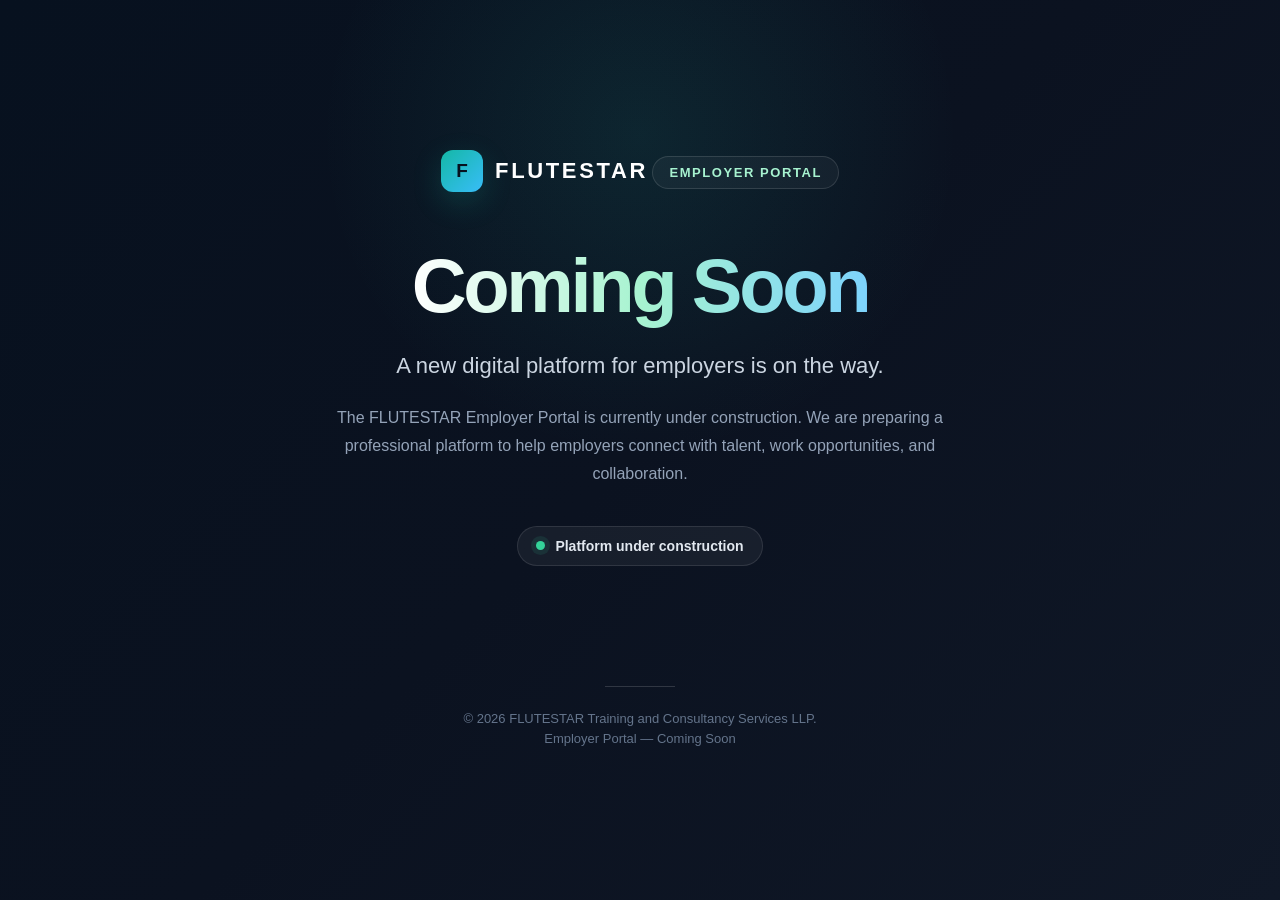
<file: index.html>
<!DOCTYPE html>
<html lang="en">
<head>
    <meta charset="UTF-8">

    <meta name="viewport"
          content="width=device-width, initial-scale=1.0">

    <meta name="description"
          content="FLUTESTAR Employer Portal — Coming Soon">

    <meta name="robots"
          content="noindex, nofollow">

    <meta name="theme-color"
          content="#0b1220">

    <title>FLUTESTAR Employer Portal | Coming Soon</title>

    <style>
        * {
            box-sizing: border-box;
            margin: 0;
            padding: 0;
        }

        html,
        body {
            width: 100%;
            min-height: 100%;
        }

        body {
            min-height: 100vh;
            font-family:
                -apple-system,
                BlinkMacSystemFont,
                "Segoe UI",
                Roboto,
                Helvetica,
                Arial,
                sans-serif;

            background:
                radial-gradient(
                    circle at 50% 15%,
                    rgba(45, 212, 191, 0.10),
                    transparent 32%
                ),
                linear-gradient(
                    135deg,
                    #07111f 0%,
                    #0b1220 50%,
                    #101827 100%
                );

            color: #ffffff;

            display: flex;
            align-items: center;
            justify-content: center;

            padding: 32px 20px;
        }

        .page {
            width: 100%;
            max-width: 900px;
            text-align: center;
        }

        .brand {
            display: inline-flex;
            align-items: center;
            justify-content: center;
            gap: 12px;

            margin-bottom: 55px;
        }

        .brand-mark {
            width: 42px;
            height: 42px;

            border-radius: 12px;

            display: flex;
            align-items: center;
            justify-content: center;

            background: linear-gradient(
                135deg,
                #14b8a6,
                #38bdf8
            );

            color: #07111f;

            font-size: 19px;
            font-weight: 800;

            box-shadow:
                0 10px 30px rgba(20, 184, 166, 0.20);
        }

        .brand-name {
            font-size: 22px;
            font-weight: 750;
            letter-spacing: 0.12em;
        }

        .portal-label {
            display: inline-block;

            margin-bottom: 22px;
            padding: 8px 16px;

            border: 1px solid rgba(255, 255, 255, 0.12);
            border-radius: 999px;

            background: rgba(255, 255, 255, 0.04);

            color: #a7f3d0;

            font-size: 13px;
            font-weight: 600;
            letter-spacing: 0.12em;
            text-transform: uppercase;
        }

        h1 {
            font-size: clamp(42px, 7vw, 76px);
            line-height: 1.02;
            letter-spacing: -0.045em;

            margin-bottom: 24px;
        }

        h1 span {
            background: linear-gradient(
                90deg,
                #ffffff,
                #a7f3d0,
                #7dd3fc
            );

            -webkit-background-clip: text;
            background-clip: text;

            color: transparent;
        }

        .subtitle {
            max-width: 680px;
            margin: 0 auto 20px;

            color: #cbd5e1;

            font-size: clamp(18px, 2.5vw, 22px);
            line-height: 1.6;
        }

        .description {
            max-width: 620px;
            margin: 0 auto 38px;

            color: #94a3b8;

            font-size: 16px;
            line-height: 1.75;
        }

        .status {
            display: inline-flex;
            align-items: center;
            gap: 10px;

            margin-bottom: 40px;

            padding: 11px 18px;

            border-radius: 999px;

            background: rgba(255, 255, 255, 0.05);
            border: 1px solid rgba(255, 255, 255, 0.10);

            color: #e2e8f0;

            font-size: 14px;
            font-weight: 600;
        }

        .status-dot {
            width: 9px;
            height: 9px;

            border-radius: 50%;

            background: #34d399;

            box-shadow:
                0 0 0 5px rgba(52, 211, 153, 0.10);
        }

        .button {
            display: inline-flex;
            align-items: center;
            justify-content: center;

            min-width: 190px;

            padding: 14px 24px;

            border-radius: 10px;

            background: #ffffff;
            color: #07111f;

            text-decoration: none;

            font-size: 15px;
            font-weight: 700;

            transition:
                transform 0.2s ease,
                box-shadow 0.2s ease;
        }

        .button:hover {
            transform: translateY(-2px);

            box-shadow:
                0 12px 30px rgba(0, 0, 0, 0.25);
        }

        footer {
            margin-top: 80px;

            color: #64748b;

            font-size: 13px;
            line-height: 1.6;
        }

        .divider {
            width: 70px;
            height: 1px;

            margin: 0 auto 22px;

            background: rgba(255, 255, 255, 0.15);
        }

        @media (max-width: 600px) {
            body {
                padding: 24px 18px;
            }

            .brand {
                margin-bottom: 42px;
            }

            .description {
                font-size: 15px;
            }

            footer {
                margin-top: 60px;
            }
        }
    </style>
</head>

<body>

    <main class="page">

        <div class="brand">
            <div class="brand-mark">F</div>
            <div class="brand-name">FLUTESTAR</div>
        </div>

        <div class="portal-label">
            Employer Portal
        </div>

        <h1>
            <span>Coming Soon</span>
        </h1>

        <p class="subtitle">
            A new digital platform for employers is on the way.
        </p>

        <p class="description">
           The FLUTESTAR Employer Portal is currently under
           construction. We are preparing a professional platform
           to help employers connect with talent, work opportunities,
           and collaboration.

        </p>

        <div class="status">
            <span class="status-dot"></span>
            Platform under construction
        </div>

        <footer>
            <div class="divider"></div>

            © 2026 FLUTESTAR Training and Consultancy Services LLP.
            <br>
            Employer Portal — Coming Soon
        </footer>

    </main>

</body>
</html>
</file>
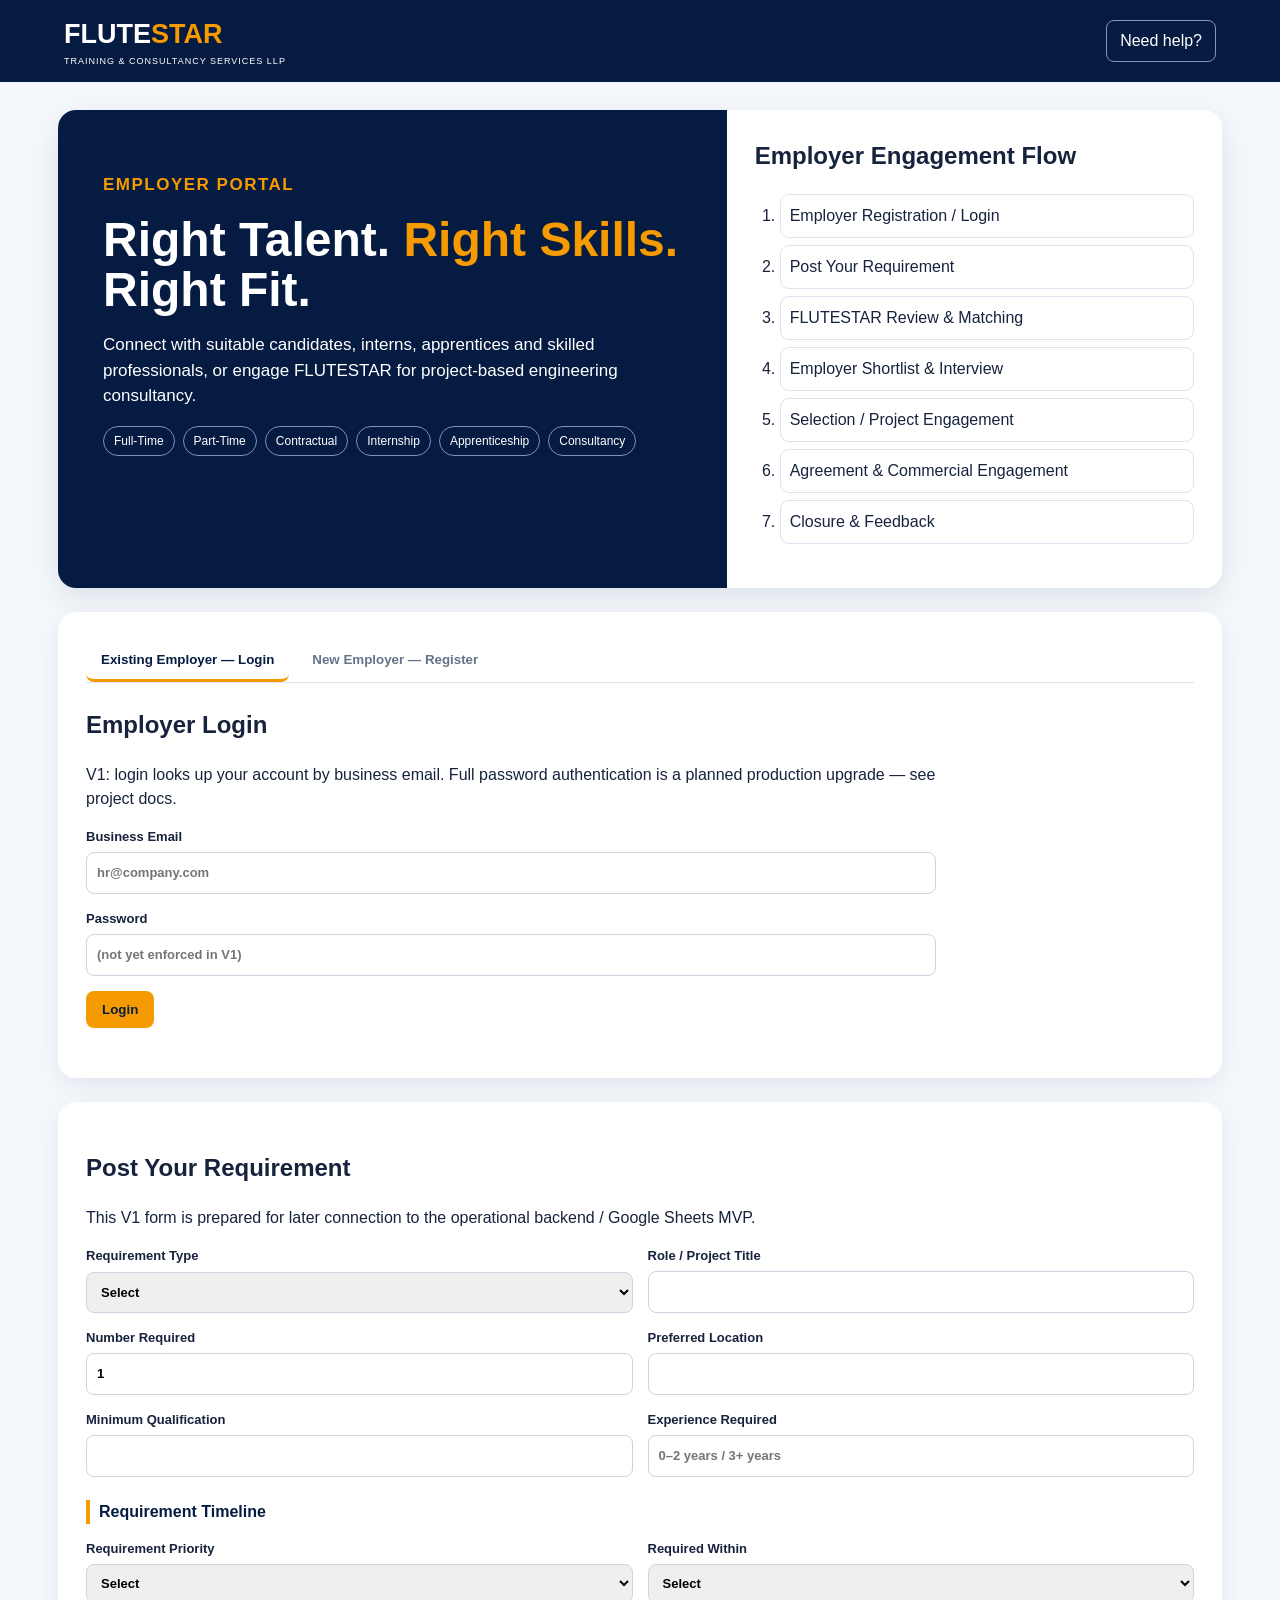
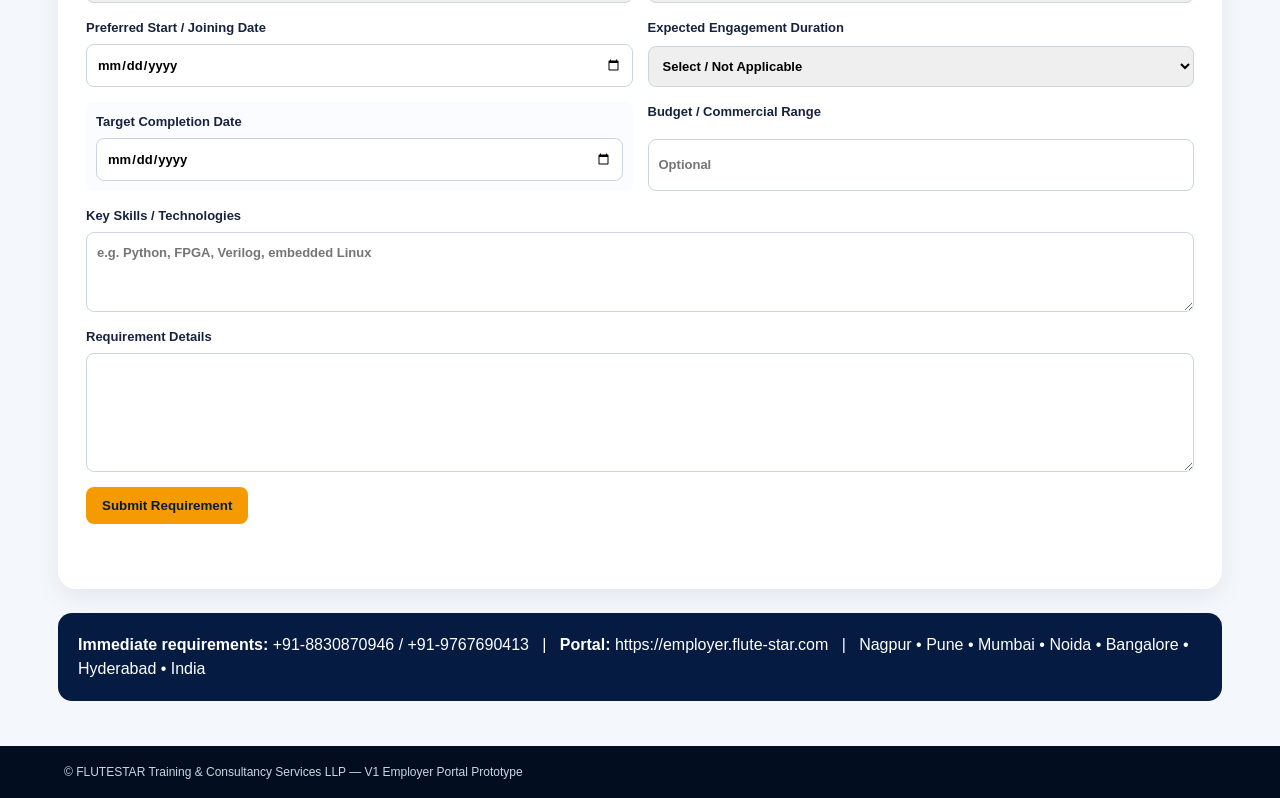
<file: frontend/index.html>
<!doctype html>
<html lang="en">
<head>
<meta charset="utf-8">
<meta name="viewport" content="width=device-width,initial-scale=1">
<title>FLUTESTAR Employer Portal</title>
<link rel="stylesheet" href="styles.css">
<script src="config.js"></script>
</head>
<body>
<header><div class="brand"><b>FLUTE<span>STAR</span></b><small>TRAINING & CONSULTANCY SERVICES LLP</small></div><a href="mailto:info@flute-star.com">Need help?</a></header>
<main>
<section class="hero">
<div class="intro"><p class="eyebrow">EMPLOYER PORTAL</p><h1>Right Talent. <em>Right Skills.</em> Right Fit.</h1>
<p>Connect with suitable candidates, interns, apprentices and skilled professionals, or engage FLUTESTAR for project-based engineering consultancy.</p>
<div class="pills"><span>Full-Time</span><span>Part-Time</span><span>Contractual</span><span>Internship</span><span>Apprenticeship</span><span>Consultancy</span></div></div>
<div class="flow"><h2>Employer Engagement Flow</h2>
<ol><li>Employer Registration / Login</li><li>Post Your Requirement</li><li>FLUTESTAR Review & Matching</li><li>Employer Shortlist & Interview</li><li>Selection / Project Engagement</li><li>Agreement & Commercial Engagement</li><li>Closure & Feedback</li></ol></div>
</section>

<section class="card">
<div class="tabs"><button class="active" data-tab="login">Existing Employer — Login</button><button data-tab="register">New Employer — Register</button></div>
<div id="login" class="panel active"><h2>Employer Login</h2><p>V1: login looks up your account by business email. Full password authentication is a planned production upgrade — see project docs.</p>
<form id="loginForm"><label>Business Email<input name="email" type="email" required placeholder="hr@company.com"></label><label>Password<input type="password" placeholder="(not yet enforced in V1)"></label><button>Login</button></form><div id="loginMsg" class="form-msg"></div></div>
<div id="register" class="panel"><h2>Create Employer Account</h2><p>Register your organization for recruitment, staffing, internship, apprenticeship or consultancy services.</p>
<form id="registerForm"><div class="grid"><label>Organization / Company<input name="company" required></label><label>Contact Person<input name="contact" required></label><label>Business Email<input name="email" type="email" required></label><label>Contact Number<input name="phone" type="tel" required></label><label>Company Website<input name="website" type="url" placeholder="https://"></label><label>City / Location<input name="location" required></label></div>
<label>Organization Type<select name="type" required><option value="">Select</option><option>Private Company</option><option>Startup</option><option>Government / Public Organization</option><option>Educational / Research Organization</option><option>Consultancy / Engineering Firm</option><option>Other</option></select></label>
<label>Brief Organization Description<textarea name="description" rows="4"></textarea></label>
<label class="check"><input type="checkbox" required> I confirm that the information is accurate and agree to be contacted by FLUTESTAR.</label>
<button>Create Employer Registration</button></form><div id="registerMsg" class="form-msg"></div></div>
</section>

<section id="myRequirements" class="card" hidden>
<div class="myreq-head">
<div><h2>My Requirements</h2><p data-employer-id-hint>Your Employer ID: —</p></div>
<button id="logoutBtn" type="button" class="secondary-btn">Log out</button>
</div>
<div id="myRequirementsStatus" class="form-msg"></div>
<ul id="myRequirementsList" class="req-list"></ul>
</section>

<section class="card">
<h2>Post Your Requirement</h2><p>This V1 form is prepared for later connection to the operational backend / Google Sheets MVP.</p>
<form id="reqForm"><div class="grid">
<label>Requirement Type<select name="requirement" required><option value="">Select</option><option>Full-Time Employee</option><option>Part-Time Employee</option><option>Contractual Resource</option><option>Internship</option><option>Apprenticeship</option><option>Engineering Consultancy</option><option>Project / Task-Based Consultancy</option></select></label>
<label>Role / Project Title<input name="role" required></label><label>Number Required<input name="count" type="number" min="1" value="1" required></label><label>Preferred Location<input name="location" required></label><label>Minimum Qualification<input name="qualification" required></label><label>Experience Required<input name="experience" required placeholder="0–2 years / 3+ years"></label></div>
<h3>Requirement Timeline</h3>
<div class="grid">
<label>Requirement Priority<select name="priority" required><option value="">Select</option><option>Urgent / Immediate</option><option>High Priority</option><option>Normal</option><option>Planned / Future Requirement</option></select></label>
<label>Required Within<select name="requiredWithin" required><option value="">Select</option><option>Immediately / Within 15 days</option><option>Within 1 month</option><option>Within 1–3 months</option><option>Within 3–6 months</option><option>Within 6–12 months</option><option>More than 12 months / Future Planning</option><option>Flexible / To be discussed</option></select></label>
<label>Preferred Start / Joining Date<input name="startDate" type="date"></label>
<label>Expected Engagement Duration<select name="duration"><option value="">Select / Not Applicable</option><option>Permanent</option><option>Less than 1 month</option><option>1–3 months</option><option>3–6 months</option><option>6–12 months</option><option>More than 1 year</option><option>Project duration</option><option>To be discussed</option></select></label>
<label class="target-date">Target Completion Date<input name="targetDate" type="date"></label>
<label>Budget / Commercial Range<input name="budget" placeholder="Optional"></label>
</div>
<label>Key Skills / Technologies<textarea name="skills" rows="3" required placeholder="e.g. Python, FPGA, Verilog, embedded Linux"></textarea></label>
<label>Requirement Details<textarea name="details" rows="5" required></textarea></label>
<button>Submit Requirement</button><div id="reqMsg" class="form-msg"></div></form>
</section>

<section class="contact"><b>Immediate requirements:</b> +91-8830870946 / +91-9767690413 &nbsp; | &nbsp; <b>Portal:</b> https://employer.flute-star.com &nbsp; | &nbsp; Nagpur • Pune • Mumbai • Noida • Bangalore • Hyderabad • India</section>
</main>
<footer>© FLUTESTAR Training & Consultancy Services LLP — V1 Employer Portal Prototype</footer>
<script src="app.js"></script>
</body></html>
</file>
<file: frontend/styles.css>
*{box-sizing:border-box}body{margin:0;font-family:Arial,sans-serif;background:#f4f7fb;color:#17233d;line-height:1.5}header{background:#061b41;color:#fff;padding:14px 5%;display:flex;justify-content:space-between;align-items:center}.brand b{font-size:27px}.brand b span{color:#f59a00}.brand small{display:block;font-size:9px;letter-spacing:1px}.brand a,header a{color:#fff;text-decoration:none;border:1px solid #8298bb;padding:8px 13px;border-radius:8px}main{max-width:1200px;margin:auto;padding:28px 18px 45px}.hero{display:grid;grid-template-columns:1.35fr 1fr;background:#fff;border-radius:18px;overflow:hidden;box-shadow:0 10px 30px #061b4118}.intro{background:#061b41;color:#fff;padding:45px}.eyebrow{color:#f59a00;font-weight:bold;letter-spacing:1.5px;font-size:12px}.intro h1{font-size:48px;line-height:1.05;margin:12px 0}.intro em{color:#f59a00;font-style:normal}.intro p{font-size:17px}.pills{display:flex;flex-wrap:wrap;gap:8px}.pills span{border:1px solid #7895bd;border-radius:20px;padding:5px 10px;font-size:12px}.flow{padding:28px}.flow h2{margin-top:0}.flow ol{padding-left:25px}.flow li{padding:9px;margin:7px 0;border:1px solid #dbe4f0;border-radius:9px}.card{background:#fff;border-radius:18px;margin-top:24px;padding:28px;box-shadow:0 8px 25px #061b4112}.tabs{display:flex;gap:8px;border-bottom:1px solid #dbe4f0;margin-bottom:24px}.tabs button{background:none;color:#64748b;border:0;border-bottom:3px solid transparent;padding:12px 15px;font-weight:bold;cursor:pointer}.tabs button.active{color:#061b41;border-bottom-color:#f59a00}.panel{display:none;max-width:850px}.panel.active{display:block}.grid{display:grid;grid-template-columns:1fr 1fr;gap:15px}form{display:grid;gap:15px}label{display:grid;gap:6px;font-size:13px;font-weight:bold}input,select,textarea{font:inherit;border:1px solid #cbd5e1;border-radius:8px;padding:10px}.check{display:flex;gap:8px;font-weight:normal}.check input{width:auto}button{background:#f59a00;color:#061b41;border:0;border-radius:8px;padding:11px 16px;font-weight:bold;cursor:pointer;width:max-content}.contact{margin-top:24px;background:#061b41;color:#fff;border-radius:14px;padding:20px}footer{background:#020d20;color:#cbd5e1;padding:17px 5%;font-size:12px}@media(max-width:800px){.hero,.grid{grid-template-columns:1fr}.intro{padding:30px}.intro h1{font-size:38px}}
h3{margin:8px 0 0;color:#061b41;font-size:16px;border-left:4px solid #f59a00;padding-left:9px}.target-date{background:#fbfcff;padding:10px;border-radius:8px}
.form-msg{margin-top:6px;font-size:13px;font-weight:bold;min-height:16px}
.form-msg.success{color:#0a7d3d}.form-msg.error{color:#c0392b}.form-msg.loading{color:#64748b}.form-msg.info{color:#61452e}
.myreq-head{display:flex;justify-content:space-between;align-items:flex-start;gap:12px;flex-wrap:wrap}
.secondary-btn{background:none;border:1px solid #cbd5e1;color:#061b41;border-radius:8px;padding:9px 14px;font-weight:bold;cursor:pointer}
.req-list{list-style:none;padding:0;margin:10px 0 0;display:grid;gap:10px}
.req-item{border:1px solid #dbe4f0;border-radius:10px;padding:12px 14px;font-size:13px;background:#fbfcff}
.req-item span{color:#475569}
</file>
